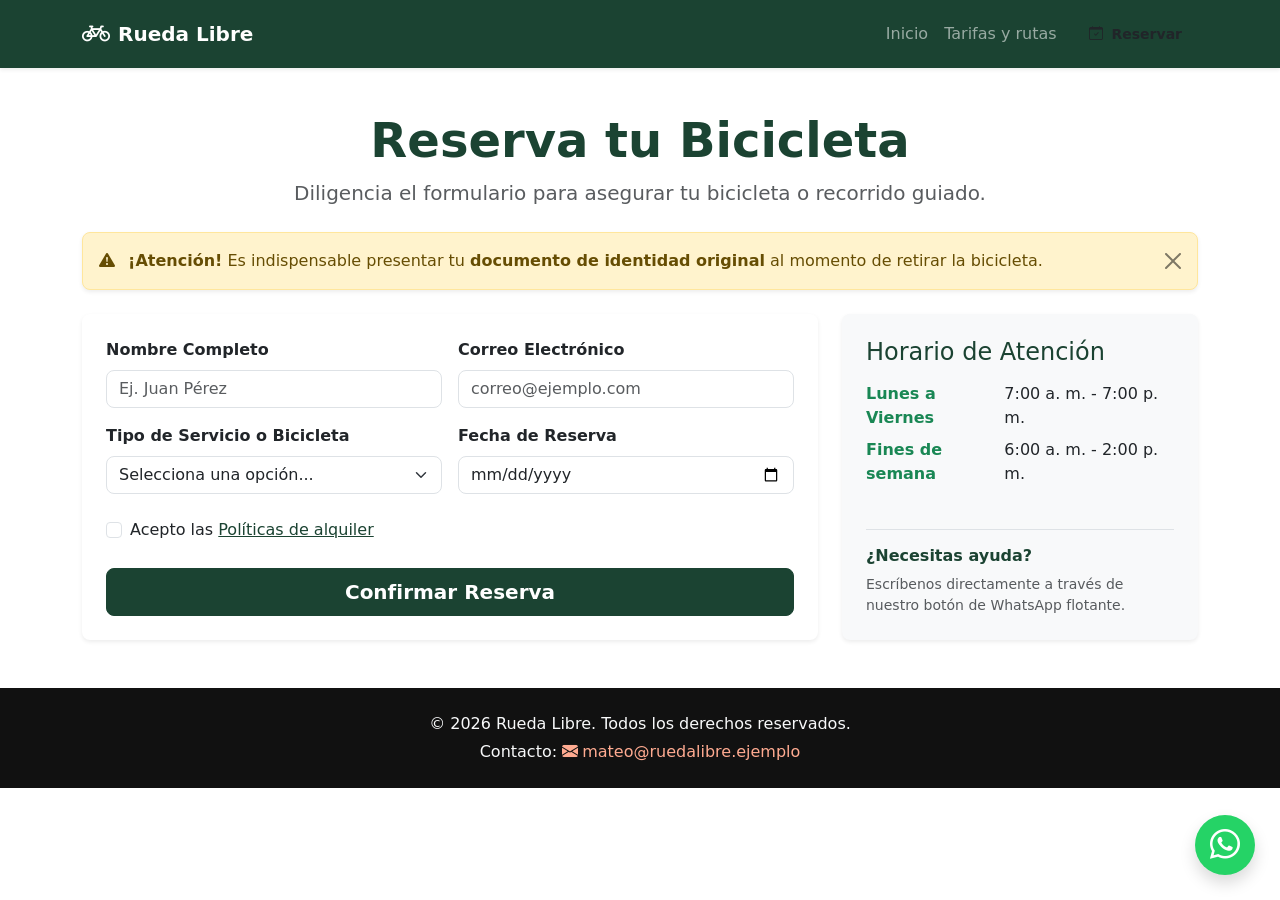
<file: paginas/reservas.html>
<!DOCTYPE html>
<html lang="es">
<head>
    <meta charset="UTF-8">
    <meta name="viewport" content="width=device-width, initial-scale=1.0">
    <meta name="description" content="Reserva tus bicicletas o recorridos guiados en Medellín con Rueda Libre.">
    <title>Reserva tu Bicicleta | Rueda Libre</title>
    
    <link href="https://cdn.jsdelivr.net/npm/bootstrap@5.3.3/dist/css/bootstrap.min.css" rel="stylesheet">
    <link rel="stylesheet" href="https://cdn.jsdelivr.net/npm/bootstrap-icons@1.11.3/font/bootstrap-icons.min.css">
    <link rel="stylesheet" href="../css/estilos.css">
</head>
<body class="pt-5 mt-3">

    <nav class="navbar navbar-expand-lg navbar-dark bg-verde-ruta fixed-top shadow-sm">
        <div class="container">
            <a class="navbar-brand fw-bold d-flex align-items-center gap-2" href="../index.html">
                <i class="bi bi-bicycle fs-3" aria-hidden="true"></i> Rueda Libre
            </a>
            <button class="navbar-toggler" type="button" data-bs-toggle="collapse" data-bs-target="#navbarNav" aria-controls="navbarNav" aria-expanded="false" aria-label="Abrir menú">
                <span class="navbar-toggler-icon"></span>
            </button>
            <div class="collapse navbar-collapse" id="navbarNav">
                <ul class="navbar-nav ms-auto align-items-lg-center">
                    <li class="nav-item">
                        <a class="nav-link" href="../index.html">Inicio</a>
                    </li>
                    <li class="nav-item">
                        <a class="nav-link" href="tarifas.html">Tarifas y rutas</a>
                    </li>
                    <li class="nav-item ms-lg-2 mt-2 mt-lg-0">
                        <a class="btn btn-naranja btn-sm px-3 fw-bold active" aria-current="page" href="reservas.html">
                            <i class="bi bi-calendar-check me-1" aria-hidden="true"></i> Reservar
                        </a>
                    </li>
                </ul>
            </div>
        </div>
    </nav>

    <div class="container my-5">
        <header class="text-center mb-4">
            <h1 class="display-5 fw-bold text-primary-custom">Reserva tu Bicicleta</h1>
            <p class="lead text-muted">Diligencia el formulario para asegurar tu bicicleta o recorrido guiado.</p>
        </header>

        <div class="alert alert-warning alert-dismissible fade show shadow-sm mb-4" role="alert">
            <i class="bi bi-exclamation-triangle-fill me-2" aria-hidden="true"></i>
            <strong>¡Atención!</strong> Es indispensable presentar tu <strong>documento de identidad original</strong> al momento de retirar la bicicleta.
            <button type="button" class="btn-close" data-bs-dismiss="alert" aria-label="Cerrar alerta"></button>
        </div>

        <div class="row g-4">
            <div class="col-12 col-lg-8">
                <div class="card shadow-sm border-0 p-4 h-100">
                    <form class="needs-validation" novalidate>
                        <div class="row g-3">
                            <div class="col-md-6">
                                <label for="nombre" class="form-label fw-bold">Nombre Completo</label>
                                <input type="text" class="form-control" id="nombre" required minlength="3" placeholder="Ej. Juan Pérez">
                                <div class="invalid-feedback">Ingresa tu nombre completo (mínimo 3 caracteres).</div>
                            </div>

                            <div class="col-md-6">
                                <label for="email" class="form-label fw-bold">Correo Electrónico</label>
                                <input type="email" class="form-control" id="email" required placeholder="correo@ejemplo.com">
                                <div class="invalid-feedback">Ingresa un correo electrónico válido.</div>
                            </div>

                            <div class="col-md-6">
                                <label for="tipoBici" class="form-label fw-bold">Tipo de Servicio o Bicicleta</label>
                                <select class="form-select" id="tipoBici" required>
                                    <option value="" selected disabled>Selecciona una opción...</option>
                                    <option value="urbana">Bicicleta Urbana</option>
                                    <option value="montana">Bicicleta de Montaña</option>
                                    <option value="electrica">Bicicleta Eléctrica</option>
                                    <option value="guiado">Recorrido Guiado</option>
                                </select>
                                <div class="invalid-feedback">Por favor selecciona un tipo de servicio.</div>
                            </div>

                            <div class="col-md-6">
                                <label for="fecha" class="form-label fw-bold">Fecha de Reserva</label>
                                <input type="date" class="form-control" id="fecha" required>
                                <div class="invalid-feedback">Selecciona una fecha válida para tu reserva.</div>
                            </div>

                            <div class="col-12 mt-4">
                                <div class="form-check">
                                    <input class="form-check-input" type="checkbox" id="politicasCheck" required>
                                    <label class="form-check-label" for="politicasCheck">
                                        Acepto las 
                                        <button type="button" class="btn btn-link p-0 text-decoration-underline border-0 align-baseline" data-bs-toggle="modal" data-bs-target="#modalPoliticas">
                                            Políticas de alquiler
                                        </button>
                                    </label>
                                    <div class="invalid-feedback">Debes aceptar las políticas de alquiler para continuar.</div>
                                </div>
                            </div>

                            <div class="col-12 mt-4">
                                <button type="submit" class="btn btn-primary btn-lg w-100 fw-bold">Confirmar Reserva</button>
                            </div>
                        </div>
                    </form>
                </div>
            </div>

            <div class="col-12 col-lg-4">
                <div class="p-4 bg-light rounded shadow-sm h-100 d-flex flex-column justify-content-between">
                    <div>
                        <h2 class="h4 text-primary-custom mb-3">Horario de Atención</h2>
                        <dl class="row mb-3">
                            <dt class="col-sm-5 text-success">Lunes a Viernes</dt>
                            <dd class="col-sm-7">7:00 a. m. - 7:00 p. m.</dd>

                            <dt class="col-sm-5 text-success">Fines de semana</dt>
                            <dd class="col-sm-7">6:00 a. m. - 2:00 p. m.</dd>
                        </dl>
                    </div>
                    <div class="mt-3 border-top pt-3">
                        <h3 class="h6 fw-bold text-primary-custom">¿Necesitas ayuda?</h3>
                        <p class="small text-muted mb-0">Escríbenos directamente a través de nuestro botón de WhatsApp flotante.</p>
                    </div>
                </div>
            </div>
        </div>

        <div class="modal fade" id="modalPoliticas" tabindex="-1" aria-labelledby="modalPoliticasLabel" aria-hidden="true">
            <div class="modal-dialog modal-dialog-centered">
                <div class="modal-content">
                    <div class="modal-header bg-verde-ruta text-white">
                        <h5 class="modal-title" id="modalPoliticasLabel"><i class="bi bi-file-earmark-text me-2" aria-hidden="true"></i>Políticas de Alquiler</h5>
                        <button type="button" class="btn-close btn-close-white" data-bs-dismiss="modal" aria-label="Cerrar ventana"></button>
                    </div>
                    <div class="modal-body">
                        <ol class="lh-lg mb-0">
                            <li>Presenta tu documento de identidad original al recoger la bicicleta.</li>
                            <li>Revisa la bicicleta con el asesor antes de salir.</li>
                            <li>Cada 15 minutos de retraso en la devolución tienen un recargo de $5.000.</li>
                            <li>Los daños por mal uso se cobran según el costo de la reparación.</li>
                            <li>Los menores de edad deben estar acompañados por un adulto responsable.</li>
                        </ol>
                    </div>
                    <div class="modal-footer">
                        <button type="button" class="btn btn-secondary" data-bs-dismiss="modal">Entendido y Cerrar</button>
                    </div>
                </div>
            </div>
        </div>
    </div>

    <a href="https://wa.me/573000000000" target="_blank" class="whatsapp-float shadow" aria-label="Contactar por WhatsApp">
        <i class="bi bi-whatsapp"></i>
    </a>

    <footer class="footer-custom py-4 text-center text-light">
        <div class="container">
            <p class="mb-1">&copy; 2026 Rueda Libre. Todos los derechos reservados.</p>
            <p class="mb-0">Contacto: <a href="mailto:mateo@ruedalibre.ejemplo" class="text-naranja text-decoration-none"><i class="bi bi-envelope-fill me-1" aria-hidden="true"></i>mateo@ruedalibre.ejemplo</a></p>
        </div>
    </footer>

    <script src="https://cdn.jsdelivr.net/npm/bootstrap@5.3.3/dist/js/bootstrap.bundle.min.js"></script>
    <script>
        (() => {
            'use strict'
            const forms = document.querySelectorAll('.needs-validation')
            Array.from(forms).forEach(form => {
                form.addEventListener('submit', event => {
                    if (!form.checkValidity()) {
                        event.preventDefault()
                        event.stopPropagation()
                    }
                    form.classList.add('was-validated')
                }, false)
            })
        })()
    </script>
</body>
</html>
</file>
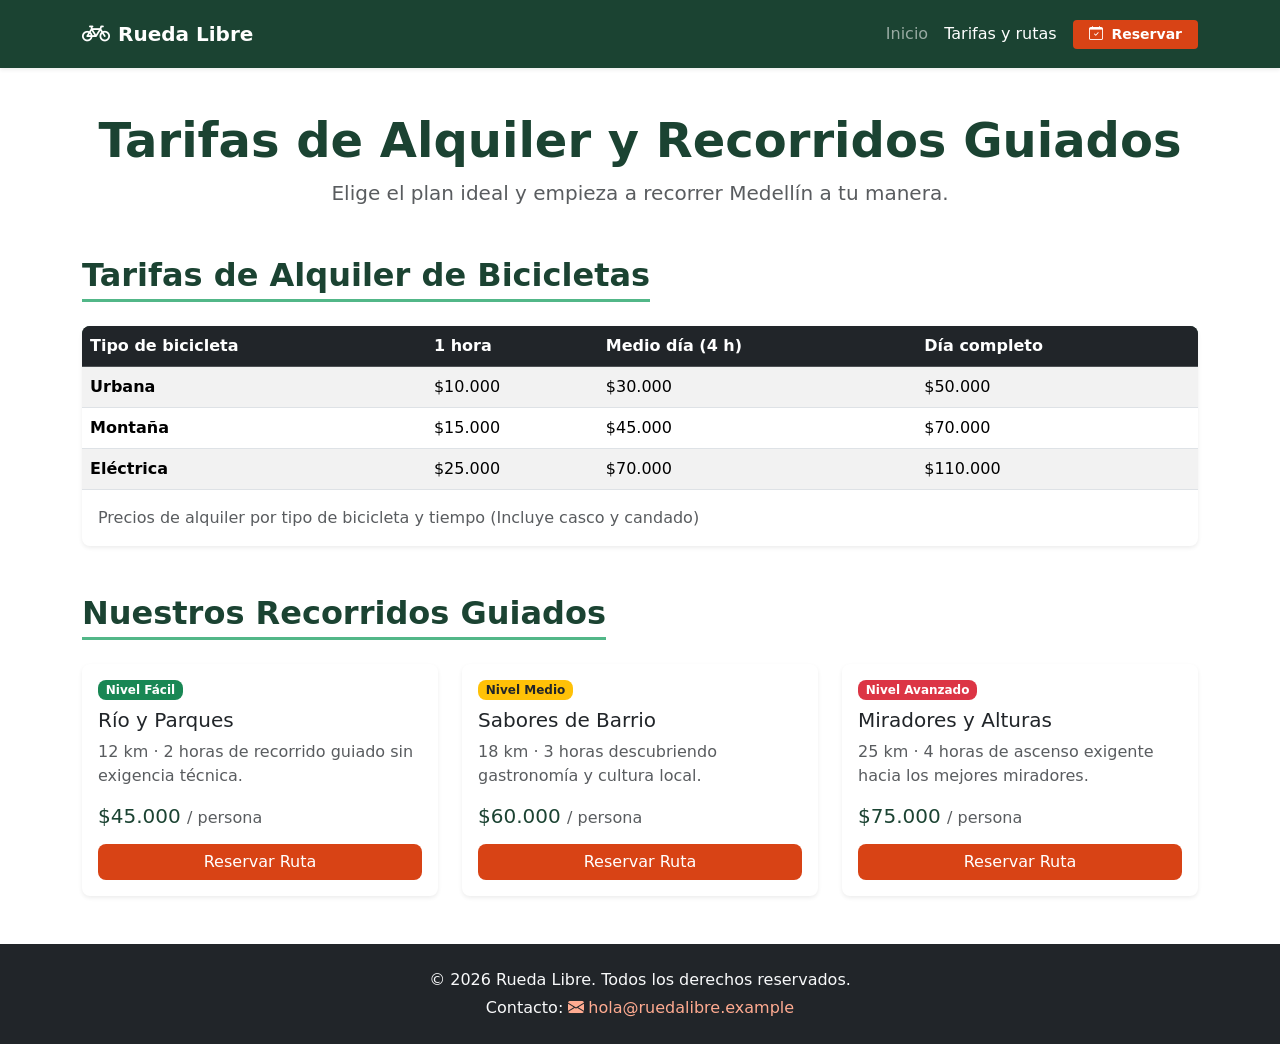
<file: paginas/tarifas.html>
<!DOCTYPE html>
<html lang="es">
<head>
    <meta charset="UTF-8">
    <meta name="viewport" content="width=device-width, initial-scale=1.0">
    <meta name="description" content="Consulta las tarifas de alquiler de bicicletas urbanas, de montaña y eléctricas, así como nuestros recorridos guiados por Medellín.">
    <title>Tarifas y Rutas | Rueda Libre</title>
    
    
    <link href="https://cdn.jsdelivr.net/npm/bootstrap@5.3.3/dist/css/bootstrap.min.css" rel="stylesheet">
 
    <link rel="stylesheet" href="https://cdn.jsdelivr.net/npm/bootstrap-icons@1.11.3/font/bootstrap-icons.min.css">
    
    <link rel="stylesheet" href="../css/estilos.css">
</head>
<body class="pt-5 mt-3">

 
    <nav class="navbar navbar-expand-lg navbar-dark bg-verde-ruta fixed-top shadow-sm">
        <div class="container">
           
            <a class="navbar-brand fw-bold d-flex align-items-center gap-2" href="../index.html">
                <i class="bi bi-bicycle fs-3" aria-hidden="true"></i> Rueda Libre
            </a>
           
            <button class="navbar-toggler" type="button" data-bs-toggle="collapse" data-bs-target="#navbarNav" aria-controls="navbarNav" aria-expanded="false" aria-label="Abrir menú">
                <span class="navbar-toggler-icon"></span>
            </button>
           
            <div class="collapse navbar-collapse" id="navbarNav">
                <ul class="navbar-nav ms-auto align-items-lg-center">
                    <li class="nav-item">
                        <a class="nav-link" href="../index.html">Inicio</a>
                    </li>
                    <li class="nav-item">
                        
                        <a class="nav-link active" aria-current="page" href="tarifas.html">Tarifas y rutas</a>
                    </li>
                    <li class="nav-item ms-lg-2 mt-2 mt-lg-0">
                        <a class="btn btn-naranja btn-sm px-3 fw-bold" href="reservas.html">
                            <i class="bi bi-calendar-check me-1" aria-hidden="true"></i> Reservar
                        </a>
                    </li>
                </ul>
            </div>
        </div>
    </nav>


    <div class="container my-5">
       
        <header class="text-center mb-5">
            <h1 class="display-5 fw-bold text-primary-custom">Tarifas de Alquiler y Recorridos Guiados</h1>
            <p class="lead text-muted">Elige el plan ideal y empieza a recorrer Medellín a tu manera.</p>
        </header>

      
        <section id="tabla-tarifas" class="mb-5">
            <h2 class="section-title-custom mb-4">Tarifas de Alquiler de Bicicletas</h2>
       
            <div class="table-responsive shadow-sm rounded">
                <table class="table table-striped table-hover align-middle mb-0">
                    <caption class="p-3 text-muted">Precios de alquiler por tipo de bicicleta y tiempo (Incluye casco y candado)</caption>
                    <thead class="table-dark bg-verde-ruta">
                        <tr>
                            <th scope="col">Tipo de bicicleta</th>
                            <th scope="col">1 hora</th>
                            <th scope="col">Medio día (4 h)</th>
                            <th scope="col">Día completo</th>
                        </tr>
                    </thead>
                    <tbody>
                        <tr>
                            <th scope="row" class="text-primary-custom">Urbana</th>
                            <td>$10.000</td>
                            <td>$30.000</td>
                            <td>$50.000</td>
                        </tr>
                        <tr>
                            <th scope="row" class="text-primary-custom">Montaña</th>
                            <td>$15.000</td>
                            <td>$45.000</td>
                            <td>$70.000</td>
                        </tr>
                        <tr>
                            <th scope="row" class="text-primary-custom">Eléctrica</th>
                            <td>$25.000</td>
                            <td>$70.000</td>
                            <td>$110.000</td>
                        </tr>
                    </tbody>
                </table>
            </div>
        </section>

        <section id="tabla-recorridos" class="mb-5">
            <h2 class="section-title-custom mb-4">Nuestros Recorridos Guiados</h2>
            <div class="row g-4">
               
                <div class="col-12 col-md-6 col-lg-4">
                    <div class="card h-100 shadow-sm border-0 d-flex flex-column">
                        <div class="card-body d-flex flex-column">
                            <span class="badge bg-success w-auto mb-2 align-self-start">Nivel Fácil</span>
                            <h3 class="card-title h5">Río y Parques</h3>
                            <p class="card-text text-muted">12 km · 2 horas de recorrido guiado sin exigencia técnica.</p>
                            <h4 class="h5 text-primary-custom mt-auto mb-3">$45.000 <small class="fs-6 text-muted">/ persona</small></h4>
                            <a href="reservas.html" class="btn btn-naranja w-100">Reservar Ruta</a>
                        </div>
                    </div>
                </div>
              
                <div class="col-12 col-md-6 col-lg-4">
                    <div class="card h-100 shadow-sm border-0 d-flex flex-column">
                        <div class="card-body d-flex flex-column">
                            <span class="badge bg-warning text-dark w-auto mb-2 align-self-start">Nivel Medio</span>
                            <h3 class="card-title h5">Sabores de Barrio</h3>
                            <p class="card-text text-muted">18 km · 3 horas descubriendo gastronomía y cultura local.</p>
                            <h4 class="h5 text-primary-custom mt-auto mb-3">$60.000 <small class="fs-6 text-muted">/ persona</small></h4>
                            <a href="reservas.html" class="btn btn-naranja w-100">Reservar Ruta</a>
                        </div>
                    </div>
                </div>
    
                <div class="col-12 col-md-6 col-lg-4">
                    <div class="card h-100 shadow-sm border-0 d-flex flex-column">
                        <div class="card-body d-flex flex-column">
                            <span class="badge bg-danger w-auto mb-2 align-self-start">Nivel Avanzado</span>
                            <h3 class="card-title h5">Miradores y Alturas</h3>
                            <p class="card-text text-muted">25 km · 4 horas de ascenso exigente hacia los mejores miradores.</p>
                            <h4 class="h5 text-primary-custom mt-auto mb-3">$75.000 <small class="fs-6 text-muted">/ persona</small></h4>
                            <a href="reservas.html" class="btn btn-naranja w-100">Reservar Ruta</a>
                        </div>
                    </div>
                </div>
            </div>
        </section>
    </div>

    <footer class="footer-custom py-4 text-center text-light bg-dark">
        <div class="container">
            <p class="mb-1">&copy; 2026 Rueda Libre. Todos los derechos reservados.</p>
            <p class="mb-0">Contacto: <a href="mailto:hola@ruedalibre.example" class="text-naranja text-decoration-none"><i class="bi bi-envelope-fill me-1" aria-hidden="true"></i>hola@ruedalibre.example</a></p>
        </div>
    </footer>

    
    <script src="https://cdn.jsdelivr.net/npm/bootstrap@5.3.3/dist/js/bootstrap.bundle.min.js"></script>
</body>
</html>
</file>
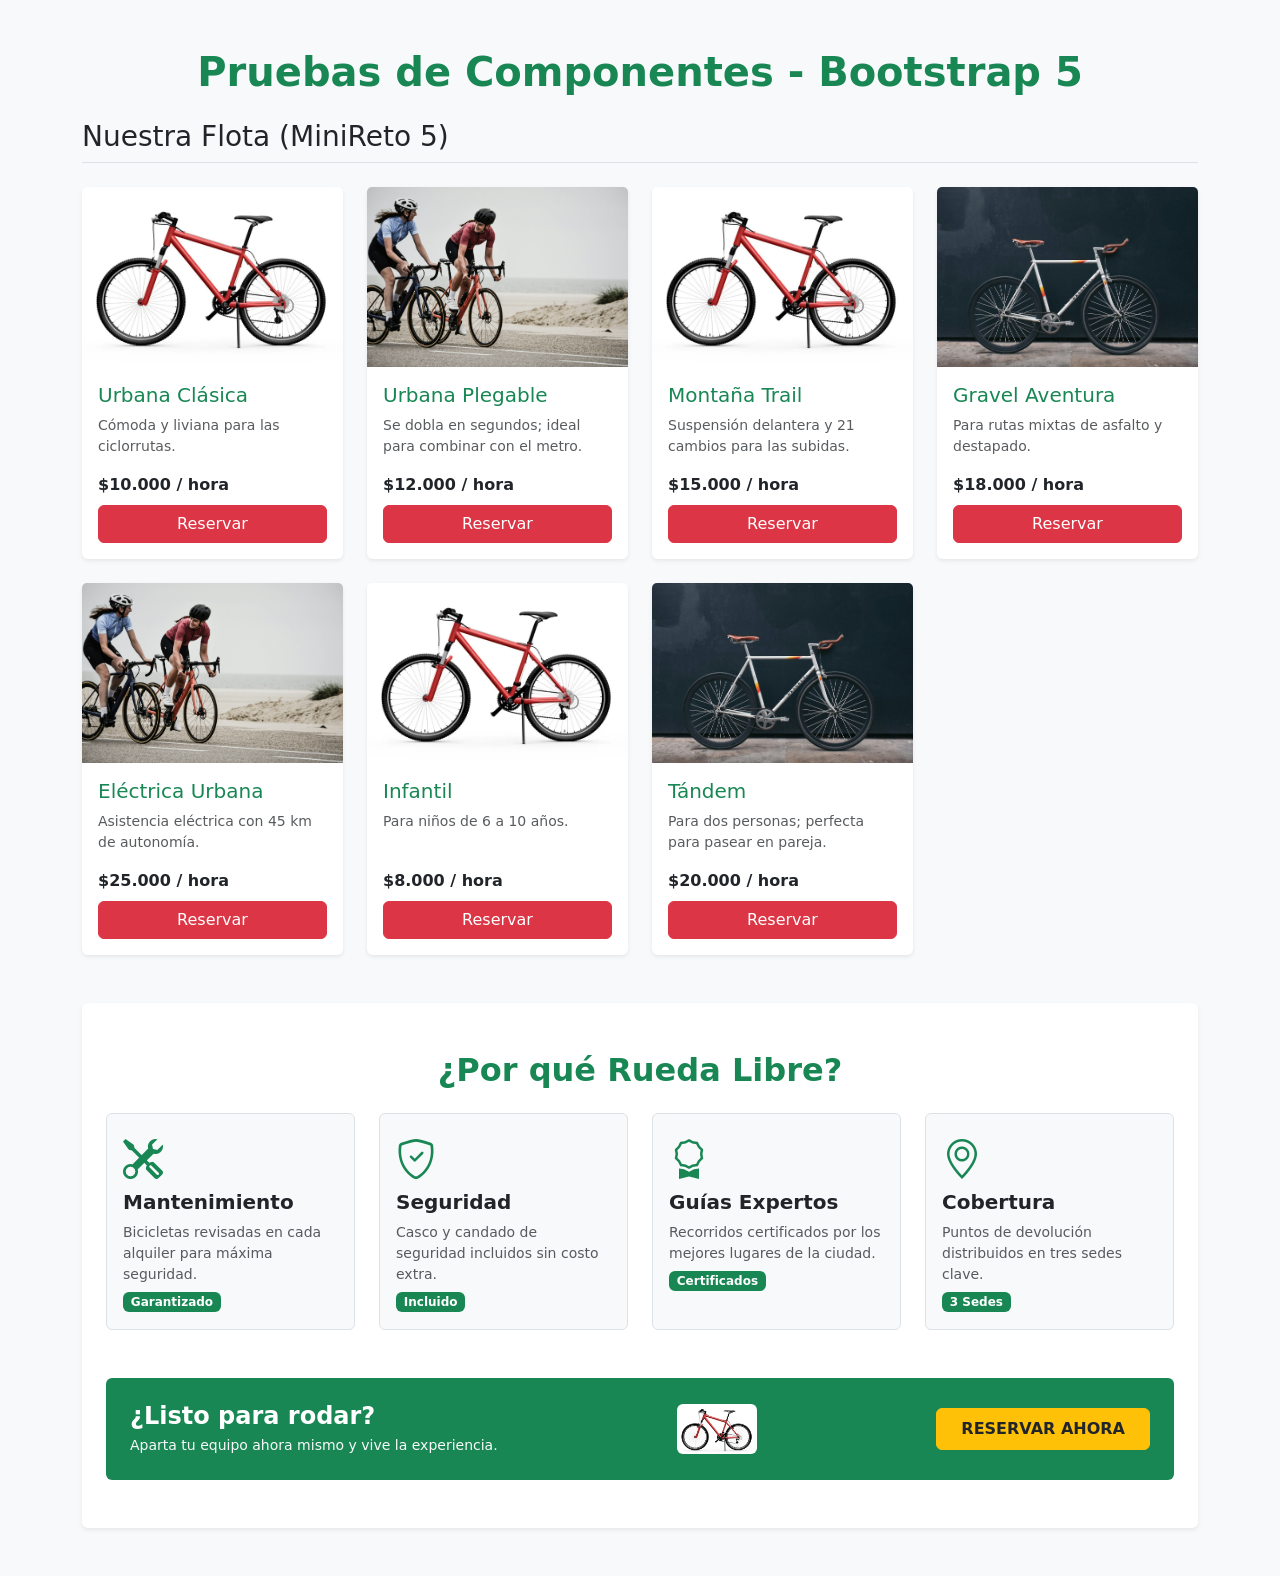
<file: pruebas/catalogo-booststrap.html>
<!DOCTYPE html>
<html lang="es">
<head>
    <meta charset="UTF-8">
    <meta name="viewport" content="width=device-width, initial-scale=1.0">
    <title>Prueba Bootstrap - Rueda Libre</title>
    <link href="https://cdn.jsdelivr.net/npm/bootstrap@5.3.3/dist/css/bootstrap.min.css" rel="stylesheet">
    <link rel="stylesheet" href="https://cdn.jsdelivr.net/npm/bootstrap-icons@1.11.3/font/bootstrap-icons.min.css">
</head>
<body class="bg-light">

    <div class="container my-5">
        <h1 class="text-center fw-bold mb-4 text-success">Pruebas de Componentes - Bootstrap 5</h1>
        
        <section class="mb-5">
            <h2 class="h3 mb-4 border-bottom pb-2">Nuestra Flota (MiniReto 5)</h2>
            <div class="row g-4">
                
                <!-- 1 urbana clasica -->
                <div class="col-12 col-sm-6 col-lg-3 col-xl-3">
                    <div class="card h-100 shadow-sm border-0 d-flex flex-column">
                        <img src="../img/bicicleta.jpg" class="card-img-top" alt="Urbana Clásica" style="height: 180px; object-fit: cover;">
                        <div class="card-body d-flex flex-column">
                            <h3 class="h5 card-title text-success">Urbana Clásica</h3>
                            <p class="card-text text-muted small">Cómoda y liviana para las ciclorrutas.</p>
                            <p class="fw-bold text-dark mt-auto mb-2">$10.000 / hora</p>
                            <a href="../paginas/reservas.html" class="btn btn-danger w-100">Reservar</a>
                        </div>
                    </div>
                </div>

                <div class="col-12 col-sm-6 col-lg-3 col-xl-3">
                    <div class="card h-100 shadow-sm border-0 d-flex flex-column">
                        <img src="../img/portada.jpg" class="card-img-top" alt="Urbana Plegable" style="height: 180px; object-fit: cover;">
                        <div class="card-body d-flex flex-column">
                            <h3 class="h5 card-title text-success">Urbana Plegable</h3>
                            <p class="card-text text-muted small">Se dobla en segundos; ideal para combinar con el metro.</p>
                            <p class="fw-bold text-dark mt-auto mb-2">$12.000 / hora</p>
                            <a href="../paginas/reservas.html" class="btn btn-danger w-100">Reservar</a>
                        </div>
                    </div>
                </div>

                <div class="col-12 col-sm-6 col-lg-3 col-xl-3">
                    <div class="card h-100 shadow-sm border-0 d-flex flex-column">
                        <img src="../img/bicicleta.jpg" class="card-img-top" alt="Montaña Trail" style="height: 180px; object-fit: cover;">
                        <div class="card-body d-flex flex-column">
                            <h3 class="h5 card-title text-success">Montaña Trail</h3>
                            <p class="card-text text-muted small">Suspensión delantera y 21 cambios para las subidas.</p>
                            <p class="fw-bold text-dark mt-auto mb-2">$15.000 / hora</p>
                            <a href="../paginas/reservas.html" class="btn btn-danger w-100">Reservar</a>
                        </div>
                    </div>
                </div>

                <div class="col-12 col-sm-6 col-lg-3 col-xl-3">
                    <div class="card h-100 shadow-sm border-0 d-flex flex-column">
                        <img src="../img/ruta.jpg" class="card-img-top" alt="Gravel Aventura" style="height: 180px; object-fit: cover;">
                        <div class="card-body d-flex flex-column">
                            <h3 class="h5 card-title text-success">Gravel Aventura</h3>
                            <p class="card-text text-muted small">Para rutas mixtas de asfalto y destapado.</p>
                            <p class="fw-bold text-dark mt-auto mb-2">$18.000 / hora</p>
                            <a href="../paginas/reservas.html" class="btn btn-danger w-100">Reservar</a>
                        </div>
                    </div>
                </div>

                <div class="col-12 col-sm-6 col-lg-3 col-xl-3">
                    <div class="card h-100 shadow-sm border-0 d-flex flex-column">
                        <img src="../img/portada.jpg" class="card-img-top" alt="Eléctrica Urbana" style="height: 180px; object-fit: cover;">
                        <div class="card-body d-flex flex-column">
                            <h3 class="h5 card-title text-success">Eléctrica Urbana</h3>
                            <p class="card-text text-muted small">Asistencia eléctrica con 45 km de autonomía.</p>
                            <p class="fw-bold text-dark mt-auto mb-2">$25.000 / hora</p>
                            <a href="../paginas/reservas.html" class="btn btn-danger w-100">Reservar</a>
                        </div>
                    </div>
                </div>

                <div class="col-12 col-sm-6 col-lg-3 col-xl-3">
                    <div class="card h-100 shadow-sm border-0 d-flex flex-column">
                        <img src="../img/bicicleta.jpg" class="card-img-top" alt="Infantil" style="height: 180px; object-fit: cover;">
                        <div class="card-body d-flex flex-column">
                            <h3 class="h5 card-title text-success">Infantil</h3>
                            <p class="card-text text-muted small">Para niños de 6 a 10 años.</p>
                            <p class="fw-bold text-dark mt-auto mb-2">$8.000 / hora</p>
                            <a href="../paginas/reservas.html" class="btn btn-danger w-100">Reservar</a>
                        </div>
                    </div>
                </div>

                <div class="col-12 col-sm-6 col-lg-3 col-xl-3">
                    <div class="card h-100 shadow-sm border-0 d-flex flex-column">
                        <img src="../img/ruta.jpg" class="card-img-top" alt="Tándem" style="height: 180px; object-fit: cover;">
                        <div class="card-body d-flex flex-column">
                            <h3 class="h5 card-title text-success">Tándem</h3>
                            <p class="card-text text-muted small">Para dos personas; perfecta para pasear en pareja.</p>
                            <p class="fw-bold text-dark mt-auto mb-2">$20.000 / hora</p>
                            <a href="../paginas/reservas.html" class="btn btn-danger w-100">Reservar</a>
                        </div>
                    </div>
                </div>

            </div>
        </section>

        <section class="mb-5 py-5 bg-white rounded shadow-sm px-4">
            <h2 class="text-center fw-bold text-success mb-4">¿Por qué Rueda Libre?</h2>
            
            <div class="row g-4 text-center text-md-start mb-5">
                <div class="col-12 col-md-6 col-lg-3">
                    <div class="p-3 border rounded h-100 bg-light">
                        <i class="bi bi-tools fs-1 text-success mb-2"></i>
                        <h3 class="h5 fw-bold">Mantenimiento</h3>
                        <p class="text-muted small mb-1">Bicicletas revisadas en cada alquiler para máxima seguridad.</p>
                        <span class="badge bg-success">Garantizado</span>
                    </div>
                </div>
                <div class="col-12 col-md-6 col-lg-3">
                    <div class="p-3 border rounded h-100 bg-light">
                        <i class="bi bi-shield-check fs-1 text-success mb-2"></i>
                        <h3 class="h5 fw-bold">Seguridad</h3>
                        <p class="text-muted small mb-1">Casco y candado de seguridad incluidos sin costo extra.</p>
                        <span class="badge bg-success">Incluido</span>
                    </div>
                </div>
                <div class="col-12 col-md-6 col-lg-3">
                    <div class="p-3 border rounded h-100 bg-light">
                        <i class="bi bi-award fs-1 text-success mb-2"></i>
                        <h3 class="h5 fw-bold">Guías Expertos</h3>
                        <p class="text-muted small mb-1">Recorridos certificados por los mejores lugares de la ciudad.</p>
                        <span class="badge bg-success">Certificados</span>
                    </div>
                </div>
                <div class="col-12 col-md-6 col-lg-3">
                    <div class="p-3 border rounded h-100 bg-light">
                        <i class="bi bi-geo-alt fs-1 text-success mb-2"></i>
                        <h3 class="h5 fw-bold">Cobertura</h3>
                        <p class="text-muted small mb-1">Puntos de devolución distribuidos en tres sedes clave.</p>
                        <span class="badge bg-success">3 Sedes</span>
                    </div>
                </div>
            </div>

            <div class="p-4 bg-success text-white rounded d-flex flex-column flex-md-row justify-content-between align-items-center gap-3">
                <div>
                    <h3 class="h4 fw-bold mb-1">¿Listo para rodar?</h3>
                    <p class="mb-0 text-light small">Aparta tu equipo ahora mismo y vive la experiencia.</p>
                </div>
                <img src="../img/bicicleta.jpg" alt="Ciclista" class="d-none d-md-block rounded" style="width: 80px; height: 50px; object-fit: cover;">
                <a href="../paginas/reservas.html" class="btn btn-warning fw-bold px-4 py-2 text-dark text-uppercase">Reservar ahora</a>
            </div>
        </section>

    </div>

    <script src="https://cdn.jsdelivr.net/npm/bootstrap@5.3.3/dist/js/bootstrap.bundle.min.js"></script>
</body>
</html>
</file>
<file: css/estilos.css>
:root {
    --bs-primary: #1b4332;         
    --bs-primary-rgb: 27, 67, 50;
    --bs-link-color: #1b4332;
    --bs-link-hover-color: #2d6a4f;
    --bs-body-font-family: 'Segoe UI', system-ui, -apple-system, sans-serif;
    --bs-border-radius: 0.5rem;
}

img {
    max-width: 100%;
    height: auto;
}

.btn-primary {
    --bs-btn-bg: #1b4332;
    --bs-btn-border-color: #1b4332;
    --bs-btn-hover-bg: #2d6a4f;
    --bs-btn-hover-border-color: #2d6a4f;
    --bs-btn-active-bg: #2d6a4f;
}

.btn-outline-primary {
    --bs-btn-color: #1b4332;
    --bs-btn-border-color: #1b4332;
    --bs-btn-hover-bg: #1b4332;
    --bs-btn-hover-border-color: #1b4332;
}

.btn-naranja {
    background-color: #d84315;
    color: #ffffff;
    border: none;
}

.btn-naranja:hover, .btn-naranja:focus {
    background-color: #bf360c;
    color: #ffffff;
}

.bg-verde-ruta {
    background-color: #1b4332;
}

.bg-verde-claro {
    background-color: #e8f5e9;
}

.text-primary-custom {
    color: #1b4332;
}

.text-naranja {
    color: #ffab91;
}

.hero-custom {
    background: linear-gradient(rgba(27, 67, 50, 0.85), rgba(27, 67, 50, 0.85)), url('../img/portada.jpg') center/cover no-repeat;
    border-radius: 0 0 1rem 1rem;
}

.section-title-custom {
    color: #1b4332;
    font-weight: 700;
    border-bottom: 3px solid #52b788;
    display: inline-block;
    padding-bottom: 0.3rem;
}

.carousel-img {
    height: 380px;
    object-fit: cover;
}

.card-img-fixed {
    height: 180px;
    object-fit: cover;
}

.footer-custom {
    background-color: #111111;
}

.max-w-700 {
    max-width: 700px;
}

.max-w-900 {
    max-width: 900px;
}

.whatsapp-float {
    position: fixed;
    width: 60px;
    height: 60px;
    bottom: 25px;
    right: 25px;
    background-color: #25d366;
    color: #ffffff;
    border-radius: 50px;
    text-align: center;
    font-size: 30px;
    box-shadow: 0 4px 10px rgba(0, 0, 0, 0.2);
    z-index: 1000;
    display: flex;
    align-items: center;
    justify-content: center;
    text-decoration: none;
    transition: background-color 0.3s ease, transform 0.2s ease;
}

.whatsapp-float:hover {
    background-color: #1ebe5d;
    color: #ffffff;
    transform: scale(1.08);
}

/* responsive */
@media (max-width: 768px) {
    .carousel-img {
        height: 220px; 
    }
    
    .carousel-caption {
        padding: 0.25rem 0.5rem !important;
    }

    .carousel-caption h5 {
        font-size: 0.95rem;
        margin-bottom: 0.1rem;
    }

    .carousel-caption p {
        font-size: 0.8rem;
        margin-bottom: 0;
    }
}
</file>
